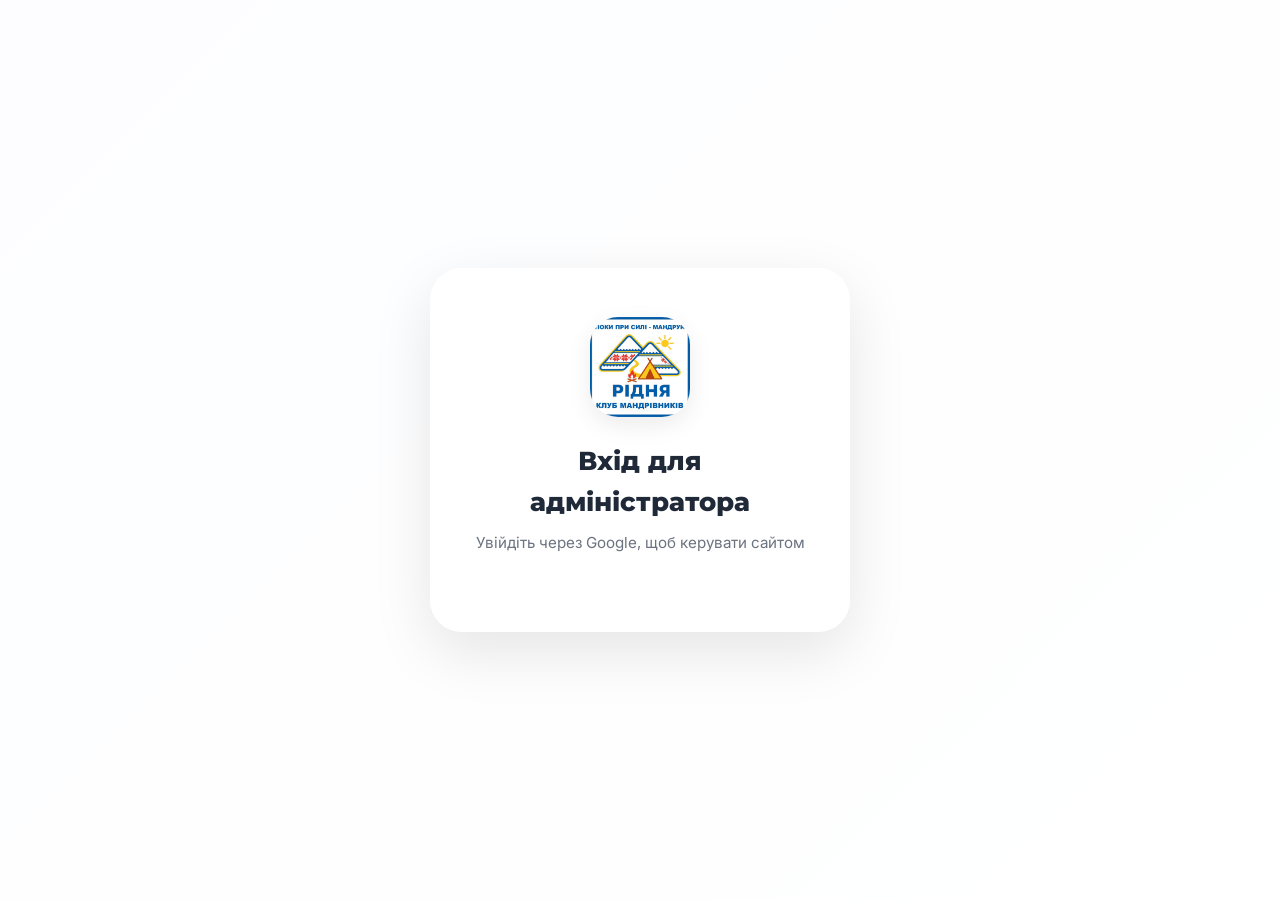
<file: admin/index.html>
<!DOCTYPE html>
<html lang="uk">
<head>
  <meta charset="UTF-8">
  <meta name="viewport" content="width=device-width, initial-scale=1.0">
  <title>Вхід для адміністратора · РІДНЯ</title>
  <link rel="preconnect" href="https://fonts.googleapis.com">
  <link rel="preconnect" href="https://fonts.gstatic.com" crossorigin>
  <link href="https://fonts.googleapis.com/css2?family=Inter:opsz,wght@14..32,400;500;600;700&family=Montserrat:wght@600;700;800;900&display=swap" rel="stylesheet">
  <link rel="stylesheet" href="https://cdnjs.cloudflare.com/ajax/libs/font-awesome/6.5.1/css/all.min.css">
  <link rel="stylesheet" href="../css/main.css">
  <style>
    body {
      display: flex;
      justify-content: center;
      align-items: center;
      min-height: 100vh;
      background: linear-gradient(135deg, #f0f4ff 0%, #ffffff 100%);
      padding: 20px;
      margin: 0;
      font-family: 'Inter', sans-serif;
    }
    .admin-login-card {
      background: rgba(255,255,255,0.95);
      backdrop-filter: blur(16px);
      border-radius: 32px;
      padding: 48px 40px;
      text-align: center;
      box-shadow: 0 20px 60px rgba(0,0,0,0.1);
      border: 1px solid rgba(255,255,255,0.8);
      max-width: 420px;
      width: 100%;
      transition: 0.3s;
    }
    .admin-login-card:hover {
      box-shadow: 0 30px 80px rgba(0,0,0,0.12);
    }
    .admin-logo {
      width: 100px;
      height: 100px;
      margin: 0 auto 24px;
      border-radius: 28px;
      overflow: hidden;
      background: white;
      box-shadow: 0 8px 24px rgba(0,0,0,0.08);
    }
    .admin-logo img {
      width: 100%;
      height: 100%;
      object-fit: contain;
    }
    .admin-login-card h1 {
      font-family: 'Montserrat', sans-serif;
      font-weight: 800;
      font-size: 1.6rem;
      color: #1f2937;
      margin-bottom: 8px;
    }
    .admin-login-card p {
      color: #6b7280;
      font-size: 0.95rem;
      margin-bottom: 28px;
    }
    .google-login-btn {
      display: flex;
      justify-content: center;
    }
  </style>
</head>
<body>
  <div class="admin-login-card">
    <div class="admin-logo"><img src="../images/logo.jpg" alt="РІДНЯ"></div>
    <h1>Вхід для адміністратора</h1>
    <p>Увійдіть через Google, щоб керувати сайтом</p>
    <div class="google-login-btn"></div>
  </div>
  <script src="../js/utils.js"></script>
  <script src="../js/admin-auth.js"></script>
  <script src="https://accounts.google.com/gsi/client" async defer></script>
  <script>
    if (window.isAdmin) window.location.href = 'dashboard.html';
  </script>
</body>
</html>
</file>
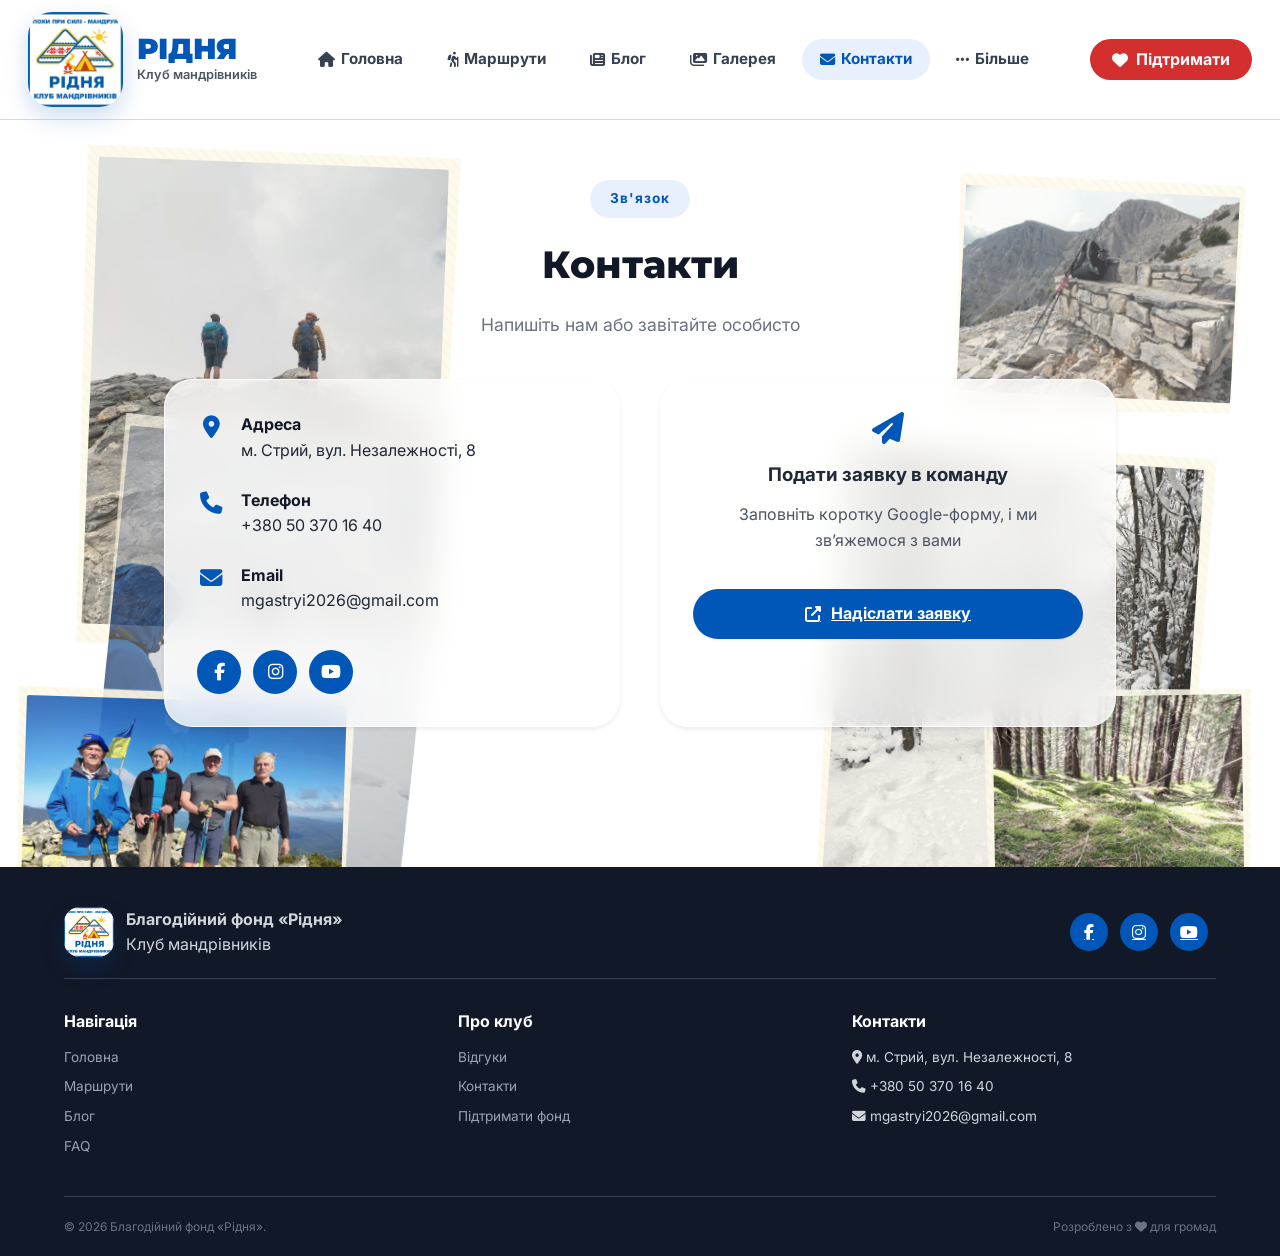
<file: contacts.html>
<!DOCTYPE html>
<html lang="uk">
<head>
  <meta charset="UTF-8">
  <meta name="viewport" content="width=device-width, initial-scale=1.0, maximum-scale=5.0, user-scalable=yes, viewport-fit=cover">
  <title>Контакти · РІДНЯ</title>
  <link rel="preconnect" href="https://fonts.googleapis.com">
  <link rel="preconnect" href="https://fonts.gstatic.com" crossorigin>
  <link href="https://fonts.googleapis.com/css2?family=Inter:opsz,wght@14..32,400;14..32,500;14..32,600;14..32,700&family=Manrope:wght@600;700;800&family=Montserrat:wght@600;700;800;900&display=swap" rel="stylesheet">
  <link rel="stylesheet" href="https://cdnjs.cloudflare.com/ajax/libs/font-awesome/6.5.1/css/all.min.css">
  <link rel="stylesheet" href="css/main.css">
  <link rel="stylesheet" href="css/components.css">
  <link rel="stylesheet" href="css/contacts.css">
  <link rel="icon" href="favicon.ico" type="image/x-icon">
</head>
<body class="page-contacts">
  <header class="main-header">
    <div class="header-container">
      <a href="index.html" class="header-logo">
        <div class="header-logo-icon"><img src="images/logo.jpg" alt="БФ Рідня"></div>
        <div class="header-logo-text">
          <span class="header-logo-title">РІДНЯ</span>
          <span class="header-logo-sub">Клуб мандрівників</span>
        </div>
      </a>
      <button class="mobile-menu-toggle" id="mobileMenuToggle" aria-label="Меню"><i class="fas fa-bars"></i></button>
      <nav class="header-nav" id="mainNav">
        <ul>
          <li><a href="index.html"><i class="fas fa-home"></i> Головна</a></li>
          <li><a href="trips.html"><i class="fas fa-hiking"></i> Маршрути</a></li>
          <li><a href="blog.html"><i class="fas fa-newspaper"></i> Блог</a></li>
          <li><a href="gallery.html"><i class="fas fa-images"></i> Галерея</a></li>
          <li><a href="contacts.html" class="active"><i class="fas fa-envelope"></i> Контакти</a></li>
          <li class="has-dropdown">
            <a href="javascript:void(0)"><i class="fas fa-ellipsis-h"></i> Більше</a>
            <ul class="dropdown-menu">
              <li><a href="gear.html"><i class="fas fa-campground"></i> Спорядження</a></li>
              <li><a href="faq.html"><i class="fas fa-question-circle"></i> FAQ</a></li>
              <li><a href="reviews.html"><i class="fas fa-star"></i> Відгуки</a></li>
            </ul>
          </li>
        </ul>
      </nav>
<div class="header-actions">
  <a href="https://secure.wayforpay.com/payment/s6bdf0263be8c" class="btn-support" target="_blank" rel="noopener noreferrer">
    <i class="fas fa-heart"></i> Підтримати
  </a>
  <a href="/admin/dashboard.html" id="adminPanelLink" class="btn-support" style="display: none; background: var(--blue);">
    <i class="fas fa-cog"></i> Адмін-панель
  </a>
</div>
      </div>
    </div>
  </header>

<main>
  <section class="section active">
    <div class="section-header">
      <span class="section-label">Зв'язок</span>
      <h2 class="section-title">Контакти</h2>
      <p class="section-subtitle">Напишіть нам або завітайте особисто</p>
    </div>
    <div class="contacts-layout">
      <!-- Ліва частина – контактна інформація (без змін) -->
      <div class="contact-info glass-card">
        <div class="contact-item"><i class="fas fa-map-marker-alt"></i><div><strong>Адреса</strong><br>м. Стрий, вул. Незалежності, 8</div></div>
        <div class="contact-item"><i class="fas fa-phone"></i><div><strong>Телефон</strong><br>+380 50 370 16 40</div></div>
        <div class="contact-item"><i class="fas fa-envelope"></i><div><strong>Email</strong><br>mgastryi2026@gmail.com</div></div>
        <div class="contact-social">
          <a href="https://www.facebook.com/bfridnya"><i class="fab fa-facebook-f"></i></a>
          <a href="https://www.instagram.com/fond_ridnya"><i class="fab fa-instagram"></i></a>
          <a href="https://www.youtube.com/channel/UCr67AbASZGqx4RefbKaIRSQ"><i class="fab fa-youtube"></i></a>
        </div>
      </div>

      <!-- Права частина – кнопка для Google Форми -->
      <div class="contact-form glass-card" style="text-align: center;">
        <i class="fas fa-paper-plane" style="font-size: 2rem; color: var(--blue); margin-bottom: 16px; display: inline-block;"></i>
        <h3 style="margin-bottom: 12px;">Подати заявку в команду</h3>
        <p style="margin-bottom: 24px; color: var(--gray-600);">Заповніть коротку Google-форму, і ми зв’яжемося з вами</p>
        <a href="https://forms.gle/tEZ8ZNhFPKjgME5R6" target="_blank" rel="noopener noreferrer" class="btn-submit" style="display: inline-flex; gap: 10px;">
          <i class="fas fa-external-link-alt"></i> Надіслати заявку
        </a>
      </div>
    </div>
  </section>
</main>

  <footer class="main-footer">
    <div class="footer-container">
      <div class="footer-top">
        <div class="footer-logo">
          <div class="header-logo-icon footer-logo-icon"><img src="images/logo.jpg" alt="БФ Рідня"></div>
          <div><strong>Благодійний фонд «Рідня»</strong><p>Клуб мандрівників</p></div>
        </div>
        <div class="footer-social">
          <a href="https://www.facebook.com/bfridnya"><i class="fab fa-facebook-f"></i></a>
          <a href="https://www.instagram.com/fond_ridnya"><i class="fab fa-instagram"></i></a>
          <a href="https://www.youtube.com/channel/UCr67AbASZGqx4RefbKaIRSQ"><i class="fab fa-youtube"></i></a>
        </div>
      </div>
      <div class="footer-middle">
        <div class="footer-nav"><h4>Навігація</h4><ul><li><a href="index.html">Головна</a></li><li><a href="trips.html">Маршрути</a></li><li><a href="blog.html">Блог</a></li><li><a href="faq.html">FAQ</a></li></ul></div>
        <div class="footer-nav"><h4>Про клуб</h4><ul><li><a href="reviews.html">Відгуки</a></li><li><a href="contacts.html">Контакти</a></li><li><a href="https://secure.wayforpay.com/payment/s6bdf0263be8c">Підтримати фонд</a></li></ul></div>
        <div class="footer-nav"><h4>Контакти</h4><ul><li><i class="fas fa-map-marker-alt"></i> м. Стрий, вул. Незалежності, 8</li><li><i class="fas fa-phone"></i> +380 50 370 16 40</li><li><i class="fas fa-envelope"></i> mgastryi2026@gmail.com</li></ul></div>
      </div>
      <div class="footer-bottom"><p>&copy; 2026 Благодійний фонд «Рідня».</p><p>Розроблено з <i class="fas fa-heart"></i> для громад</p></div>
    </div>
  </footer>

  <script src="js/utils.js"></script>
  <script src="js/main.js"></script>
  <script src="js/bg-collage.js"></script>
  <script src="js/admin-auth.js"></script>
  <script src="js/contacts.js"></script>
  <script src="https://accounts.google.com/gsi/client" async defer></script>
</body>
</html>
</file>
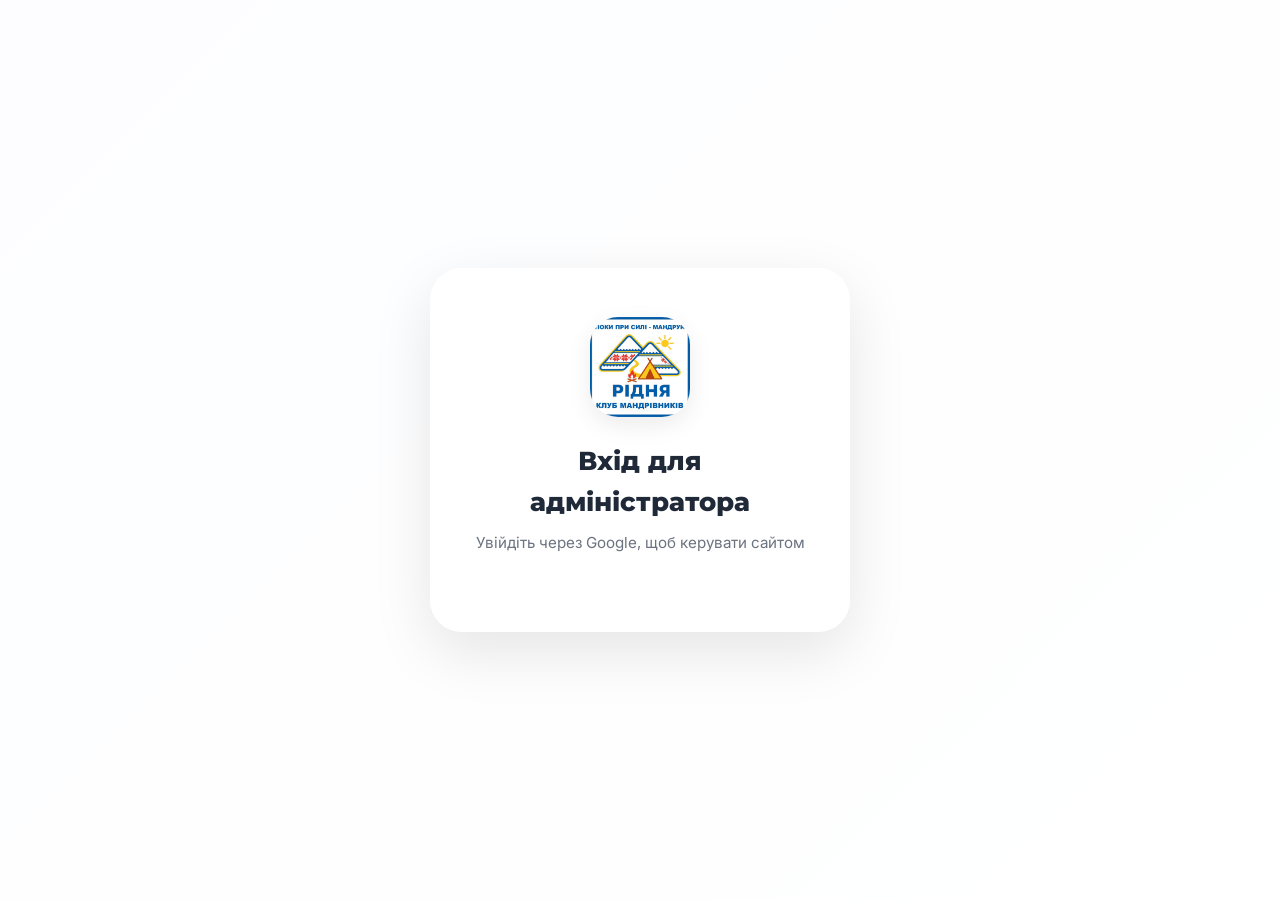
<file: admin/dashboard.html>
<!DOCTYPE html>
<html lang="uk">
<head>
  <meta charset="UTF-8">
  <meta name="viewport" content="width=device-width, initial-scale=1.0">
  <title>Адмін-панель · РІДНЯ</title>
  <link rel="preconnect" href="https://fonts.googleapis.com">
  <link rel="preconnect" href="https://fonts.gstatic.com" crossorigin>
  <link href="https://fonts.googleapis.com/css2?family=Inter:opsz,wght@14..32,400;500;600;700&display=swap" rel="stylesheet">
  <link rel="stylesheet" href="https://cdnjs.cloudflare.com/ajax/libs/font-awesome/6.5.1/css/all.min.css">
  <link rel="stylesheet" href="../css/main.css">
  <link rel="stylesheet" href="admin.css">
</head>
<body>
  <aside class="admin-sidebar" id="adminSidebar">
    <div class="logo">
      <img src="../images/logo.jpg" alt="РІДНЯ">
      <h1>РІДНЯ</h1>
    </div>
    <nav class="admin-nav">
      <a href="#" class="active" data-tab="trips"><i class="fas fa-hiking"></i> Маршрути</a>
      <a href="#" data-tab="blog"><i class="fas fa-newspaper"></i> Блог</a>
      <a href="#" data-tab="gallery"><i class="fas fa-images"></i> Галерея</a>
      <a href="#" data-tab="team"><i class="fas fa-users"></i> Команда</a>
      <a href="#" data-tab="contacts"><i class="fas fa-address-card"></i> Контакти</a>
      <a href="#" data-tab="gear"><i class="fas fa-campground"></i> Спорядження</a>
      <a href="#" data-tab="faq"><i class="fas fa-question-circle"></i> FAQ</a>
      <a href="#" data-tab="reviews"><i class="fas fa-star"></i> Відгуки</a>
      <a href="#" data-tab="applications"><i class="fas fa-clipboard-list"></i> Заявки</a>
      <div class="logout">
        <a href="#" id="logoutBtn"><i class="fas fa-sign-out-alt"></i> Вийти</a>
      </div>
    </nav>
  </aside>

  <main class="admin-main">
    <div class="admin-header">
      <h1 id="pageTitle"><i class="fas fa-hiking"></i> Маршрути</h1>
      <div class="actions">
        <a href="../index.html" class="btn btn-outline"><i class="fas fa-arrow-left"></i> На сайт</a>
        <button id="addBtn" class="btn btn-primary"><i class="fas fa-plus"></i> Додати</button>
      </div>
    </div>

    <div id="contentContainer"></div>
  </main>

  <div class="modal-overlay" id="modalOverlay">
    <div class="modal">
      <div class="modal-header">
        <h2 id="modalTitle"><i class="fas fa-plus-circle"></i> Додати</h2>
        <button class="modal-close" id="modalClose">&times;</button>
      </div>
      <div class="modal-body" id="modalBody"></div>
      <div class="modal-footer">
        <button class="btn-cancel" id="modalCancel">Скасувати</button>
        <button class="btn btn-primary" id="modalSave">Зберегти</button>
      </div>
    </div>
  </div>

  <script src="../js/utils.js"></script>
  <script src="../js/admin-auth.js"></script>
  <script src="admin.js"></script>
  <script src="https://accounts.google.com/gsi/client" async defer></script>
</body>
</html>
</file>
<file: css/main.css>
:root {
  --blue: #0057b7;
  --blue-dark: #003d82;
  --blue-light: #e8f0fe;
  --yellow: #ffd700;
  --yellow-dark: #e6c200;
  --red: #d32f2f;
  --red-dark: #b71c1c;
  --white: #ffffff;
  --gray-50: #f9fafb;
  --gray-100: #f3f4f6;
  --gray-200: #e5e7eb;
  --gray-300: #d1d5db;
  --gray-400: #9ca3af;
  --gray-500: #6b7280;
  --gray-600: #4b5563;
  --gray-700: #374151;
  --gray-800: #1f2937;
  --gray-900: #111827;
  --shadow-sm: 0 1px 2px rgba(0,0,0,0.05);
  --shadow: 0 2px 4px rgba(0,0,0,0.08);
  --shadow-md: 0 8px 16px rgba(0,0,0,0.1);
  --shadow-lg: 0 16px 32px rgba(0,0,0,0.12);
  --radius-sm: 8px;
  --radius: 12px;
  --radius-lg: 20px;
  --radius-xl: 28px;
  --transition: 0.3s cubic-bezier(0.4, 0, 0.2, 1);
}

* {
  margin: 0;
  padding: 0;
  box-sizing: border-box;
}

html {
  scroll-behavior: smooth;
}

body {
  font-family: 'Inter', sans-serif;
  color: var(--gray-800);
  line-height: 1.6;
  min-height: 100vh;
  background-image: url('https://images.unsplash.com/photo-1519681393784-d120267933ba?ixlib=rb-4.0.3&auto=format&fit=crop&w=1950&q=80');
  background-size: cover;
  background-attachment: fixed;
  background-position: center 30%;
  position: relative;
}

body::before {
  content: '';
  position: fixed;
  top: 0;
  left: 0;
  width: 100%;
  height: 100%;
  background: rgba(255, 255, 255, 0.85);
  z-index: -1;
  pointer-events: none;
}

main {
  position: relative;
  z-index: 1;
  padding-bottom: 60px;
}

/* ========== ХЕДЕР ========== */
.main-header {
  background: rgba(255,255,255,0.95);
  backdrop-filter: blur(12px);
  position: sticky;
  top: 0;
  z-index: 1000;
  border-bottom: 1px solid rgba(0,87,183,0.2);
}

.header-container {
  display: flex;
  align-items: center;
  justify-content: space-between;
  gap: 20px;
  max-width: 1300px;
  margin: 0 auto;
  padding: 12px 28px;
  flex-wrap: wrap;
}

.header-logo {
  display: flex;
  align-items: center;
  gap: 14px;
  text-decoration: none;
}

.header-logo-icon {
  width: 95px;
  height: 95px;
  border-radius: 24px;
  overflow: hidden;
  background: white;
  box-shadow: 0 10px 25px rgba(0,87,183,0.2);
  transition: transform 0.3s;
}

.header-logo-icon:hover {
  transform: scale(1.02);
}

.header-logo-icon img {
  width: 100%;
  height: 100%;
  object-fit: contain;
}

.header-logo-text {
  display: flex;
  flex-direction: column;
}

.header-logo-title {
  font-family: 'Montserrat', sans-serif;
  font-weight: 900;
  font-size: 1.8rem;
  color: var(--blue);
  line-height: 1.1;
}

.header-logo-sub {
  font-size: 0.8rem;
  color: var(--gray-600);
  font-weight: 600;
}

.mobile-menu-toggle {
  display: none;
  background: var(--blue);
  border: none;
  color: white;
  font-size: 1.2rem;
  width: 42px;
  height: 42px;
  border-radius: 12px;
  cursor: pointer;
  align-items: center;
  justify-content: center;
}

.header-nav ul {
  display: flex;
  list-style: none;
  gap: 8px;
  flex-wrap: wrap;
}

.header-nav a {
  text-decoration: none;
  color: var(--gray-700);
  font-weight: 700;
  font-size: 0.95rem;
  padding: 8px 18px;
  border-radius: 30px;
  transition: var(--transition);
  display: inline-flex;
  align-items: center;
  gap: 6px;
}

.header-nav a:hover,
.header-nav a.active {
  background: var(--blue-light);
  color: var(--blue);
}

.header-actions {
  display: flex;
  align-items: center;
  gap: 16px;
}


.btn-support {
  background: var(--red);
  color: white;
  padding: 8px 22px;
  border-radius: 30px;
  text-decoration: none;
  font-weight: 700;
  display: inline-flex;
  align-items: center;
  gap: 8px;
  transition: var(--transition);
}

.btn-support:hover {
  background: var(--red-dark);
  transform: translateY(-2px);
}

/* ========== ВИПАДАЮЧЕ МЕНЮ "БІЛЬШЕ" – ТІЛЬКИ ВНИЗ ========== */
.has-dropdown {
  position: relative;
}

.dropdown-menu {
  display: none;
  position: absolute;
  top: 100%;
  left: 0;
  background: white;
  box-shadow: 0 10px 30px rgba(0,0,0,0.15);
  border-radius: 12px;
  min-width: 220px;
  z-index: 1000;
  padding: 8px 0;
  list-style: none;
}

.has-dropdown:hover .dropdown-menu {
  display: block;
}

.dropdown-menu li {
  list-style: none;
}

.dropdown-menu a {
  display: block;
  padding: 10px 20px;
  color: #2d3748;
  text-decoration: none;
  transition: background 0.2s;
  white-space: nowrap;
}

.dropdown-menu a:hover {
  background: #ebf4ff;
  color: #0057b7;
}

/* ========== ФУТЕР ========== */
.main-footer {
  background: var(--gray-900);
  color: var(--gray-300);
  padding: 40px 0 20px;
  margin-top: auto;
  position: relative;
  z-index: 1;
}

.footer-container {
  max-width: 1200px;
  margin: 0 auto;
  padding: 0 24px;
}

.footer-top {
  display: flex;
  justify-content: space-between;
  align-items: center;
  padding-bottom: 20px;
  border-bottom: 1px solid var(--gray-700);
  flex-wrap: wrap;
  gap: 20px;
}

.footer-logo {
  display: flex;
  align-items: center;
  gap: 12px;
}

.footer-logo-icon {
  width: 50px;
  height: 50px;
  border-radius: 16px;
  overflow: hidden;
  background: white;
}

.footer-social a {
  background: var(--blue);
  color: white;
  width: 38px;
  height: 38px;
  border-radius: 50%;
  display: inline-flex;
  align-items: center;
  justify-content: center;
  margin-right: 8px;
  transition: var(--transition);
}

.footer-social a:hover {
  background: var(--yellow);
  color: black;
}

.footer-middle {
  display: grid;
  grid-template-columns: repeat(auto-fit, minmax(160px, 1fr));
  gap: 30px;
  padding: 30px 0;
  border-bottom: 1px solid var(--gray-700);
}

.footer-nav h4 {
  color: white;
  margin-bottom: 12px;
}

.footer-nav ul {
  list-style: none;
}

.footer-nav li {
  margin-bottom: 8px;
  font-size: 0.85rem;
}

.footer-nav a {
  color: var(--gray-400);
  text-decoration: none;
}

.footer-nav a:hover {
  color: white;
}

.footer-bottom {
  display: flex;
  justify-content: space-between;
  padding-top: 20px;
  font-size: 0.75rem;
  color: var(--gray-500);
  flex-wrap: wrap;
  gap: 10px;
}

/* ========== ЗАГАЛЬНІ КОМПОНЕНТИ ========== */
.section-header {
  text-align: center;
  margin: 50px 0 30px;
}

.section-label {
  display: inline-block;
  background: var(--blue-light);
  color: var(--blue);
  padding: 6px 20px;
  border-radius: 30px;
  font-size: 0.8rem;
  font-weight: 700;
  margin-bottom: 12px;
}

.section-title {
  font-family: 'Montserrat', sans-serif;
  font-weight: 800;
  font-size: clamp(1.8rem, 4vw, 2.5rem);
  color: var(--gray-900);
  margin-bottom: 12px;
}

.section-subtitle {
  color: var(--gray-600);
  font-size: 1rem;
  max-width: 600px;
  margin: 0 auto;
}

/* Кнопки */
.add-trip-btn {
  background: var(--yellow);
  color: var(--gray-900);
  padding: 10px 24px;
  border: none;
  border-radius: 30px;
  font-weight: 700;
  cursor: pointer;
  display: inline-flex;
  align-items: center;
  gap: 8px;
  transition: var(--transition);
}

.add-trip-btn:hover {
  background: #ffe44d;
  transform: translateY(-2px);
}

/* ===== АДМІН-ПАНЕЛЬ (стильні кнопки) ===== */
.admin-only {
  display: none;
}

.admin-controls {
  display: flex;
  align-items: center;
  gap: 12px;
  margin-left: 0;
}

.admin-controls a,
.admin-controls button {
  white-space: nowrap;
}
.admin-controls button {
  font-size: 0.85rem;
  padding: 8px 18px;
  border-radius: 40px;
  background: rgba(255, 255, 255, 0.9);
  border: 1px solid var(--blue);
  color: var(--blue);
  cursor: pointer;
  transition: all 0.2s ease;
  text-decoration: none;
  font-weight: 600;
  display: inline-flex;
  align-items: center;
  gap: 8px;
  backdrop-filter: blur(4px);
  white-space: nowrap;
}

/* Стилі для адмін-кнопок у хедері (Заявки, Відгуки, Вийти) */
.admin-controls a,
.admin-controls button {
  font-size: 0.85rem;
  padding: 8px 18px;
  border-radius: 40px;
  background: rgba(255, 255, 255, 0.9);
  border: 1px solid var(--blue);
  color: var(--blue);
  cursor: pointer;
  transition: all 0.2s ease;
  text-decoration: none;
  font-weight: 600;
  display: inline-flex;
  align-items: center;
  gap: 8px;
  backdrop-filter: blur(4px);
  white-space: nowrap;
}

.admin-controls a:hover,
.admin-controls button:hover {
  background: var(--blue);
  color: white;
  transform: translateY(-2px);
  box-shadow: 0 4px 12px rgba(0, 87, 183, 0.25);
}

#adminLogoutBtn {
  border-color: var(--red);
  color: var(--red);
}

#adminLogoutBtn:hover {
  background: var(--red);
  color: white;
  border-color: var(--red);
}

/* Виправлення для випадаючого меню "Більше" */
.has-dropdown {
  position: relative;
  display: inline-block;
}

.dropdown-menu {
  position: absolute;
  top: 100%;
  left: 0;
  background: white;
  border-radius: 20px;
  box-shadow: var(--shadow-md);
  min-width: 170px;
  padding: 8px 0;
  opacity: 0;
  visibility: hidden;
  transition: 0.2s;
  list-style: none;
  z-index: 1001;
}

.has-dropdown:hover .dropdown-menu {
  opacity: 1;
  visibility: visible;
}

/* Гарантія, що хедер на великих екранах не ламається */
@media (min-width: 1024px) {
  .header-container {
    flex-wrap: nowrap;
  }
  .header-nav {
    flex: 1;
    display: flex;
    justify-content: center;
  }
  .header-nav ul {
    justify-content: center;
    flex-wrap: nowrap;
  }
  .header-actions {
    margin-left: auto;
    flex-shrink: 0;
    display: flex;
    align-items: center;
    gap: 16px;
  }
}

/* Стильне спливаюче повідомлення */
.custom-notification {
  position: fixed;
  top: 50%;
  left: 50%;
  transform: translate(-50%, -50%) scale(0.8);
  background: rgba(0, 0, 0, 0.85);
  backdrop-filter: blur(12px);
  border-radius: 24px;
  padding: 24px 40px;
  text-align: center;
  z-index: 10000;
  opacity: 0;
  transition: all 0.3s ease;
  box-shadow: 0 20px 40px rgba(0,0,0,0.3);
  border: 1px solid rgba(255,255,255,0.2);
  min-width: 280px;
  max-width: 90vw;
  width: auto;
}

.custom-notification.show {
  opacity: 1;
  transform: translate(-50%, -50%) scale(1);
}

.notification-content i {
  font-size: 48px;
  color: #4caf50;
  margin-bottom: 16px;
  display: block;
}

.notification-content p {
  color: white;
  font-size: 1rem;
  margin: 0;
  white-space: normal;
  word-wrap: break-word;
  line-height: 1.4;
  max-width: 400px;
}

@media (max-width: 600px) {
  .custom-notification {
    padding: 20px 24px;
    min-width: 260px;
  }
  .notification-content p {
    font-size: 0.85rem;
  }
  .notification-content i {
    font-size: 36px;
  }
}

@media (max-width: 600px) {
  .custom-notification {
    padding: 20px 30px;
  }
  .notification-content p {
    font-size: 0.9rem;
    white-space: normal;
    min-width: 250px;
  }
}

/* Адаптивність */
@media (max-width: 768px) {
  .mobile-menu-toggle {
    display: flex;
  }
  .header-nav {
    display: none;
    position: absolute;
    top: 100%;
    left: 0;
    right: 0;
    background: white;
    padding: 16px;
    border-radius: 0 0 20px 20px;
    box-shadow: var(--shadow-md);
  }
  .header-nav.active {
    display: block;
  }
  .header-nav ul {
    flex-direction: column;
    gap: 12px;
  }
  .dropdown-menu {
    position: static;
    opacity: 1;
    visibility: visible;
    box-shadow: none;
    padding-left: 20px;
  }
  .header-logo-icon {
    width: 70px;
    height: 70px;
  }
  .header-logo-title {
    font-size: 1.3rem;
  }
}

/* ========== ДЕКОРАТИВНИЙ КОЛАЖ ========== */
#bgCollage {
  position: fixed;
  top: 0;
  left: 0;
  width: 100%;
  height: 100%;
  z-index: 0;
  pointer-events: none;
  overflow: visible;
}

.collage-img {
  position: absolute;
  border-radius: 20px;
  overflow: hidden;
  background: rgba(255, 255, 255, 0.2);
  border: 2px solid rgba(255, 255, 255, 0.6);
  box-shadow: 0 10px 25px rgba(0, 0, 0, 0.15);
  animation: collageFloat 6s ease-in-out infinite;
  opacity: 0.75;
  transition: opacity 0.3s ease, transform 0.3s ease;
  z-index: 0;
}

.collage-img:hover {
  opacity: 0.95;
  transform: scale(1.02);
}

.collage-img img {
  width: 100%;
  height: 100%;
  object-fit: cover;
  filter: brightness(0.98) contrast(1.02);
  display: block;
}

@keyframes collageFloat {
  0%, 100% {
    transform: translateY(0);
  }
  50% {
    transform: translateY(-8px);
  }
}

@media (max-width: 1024px) {
  .collage-img {
    opacity: 0.65;
    width: 10vw !important;
  }
}

@media (max-width: 768px) {
  .collage-img {
    opacity: 0.5;
    width: 14vw !important;
  }
}
/* Для великих екранів - хедер в один рядок */
@media (min-width: 1024px) {
  .header-container {
    flex-wrap: nowrap;
  }
  .header-nav {
    flex: 1;
    display: flex;
    justify-content: center;
  }
  .header-nav ul {
    justify-content: center;
  }
  .header-actions {
    margin-left: auto;
    flex-shrink: 0;
    display: flex;
    align-items: center;
    gap: 16px;
  }
}

/* Гарантуємо, що admin-controls не ламають рядок */
.admin-controls {
  display: flex;
  align-items: center;
  gap: 12px;
  margin-left: 0;
}

/* ========== СТИЛІ ДЛЯ СТАРИХ ФОТО (POLAROID) ========== */
#bgCollage {
  position: fixed;
  top: 0;
  left: 0;
  width: 100%;
  height: 100%;
  z-index: 0;
  pointer-events: none;
  overflow: visible;
}

.collage-polaroid {
  position: absolute;
  background: #fef9e8;  /* старий папір/білий колір */
  padding: 12px 12px 20px 12px;
  border-radius: 8px 12px 12px 8px;
  box-shadow: 0 15px 30px rgba(0, 0, 0, 0.25), 0 0 0 1px rgba(255, 255, 255, 0.5) inset;
  transition: all 0.3s ease;
  animation: floatOldPhoto 8s ease-in-out infinite;
  backdrop-filter: blur(0.5px);
}

.collage-polaroid img {
  display: block;
  width: 100%;
  height: auto;
  object-fit: cover;
  filter: sepia(0.2) contrast(1.05) brightness(0.98);
  border-radius: 2px;
}

/* Додатковий ефект "обгризаних" країв через clip-path (різні форми) */
.collage-polaroid:nth-child(odd) {
  clip-path: polygon(0% 0%, 100% 0%, 98% 98%, 2% 100%);
}
.collage-polaroid:nth-child(even) {
  clip-path: polygon(2% 0%, 98% 0%, 96% 96%, 4% 100%);
}
.collage-polaroid:nth-child(3n) {
  clip-path: polygon(1% 1%, 99% 2%, 97% 97%, 3% 99%);
}

/* Легка тінь текстури паперу */
.collage-polaroid::before {
  content: '';
  position: absolute;
  top: 0;
  left: 0;
  width: 100%;
  height: 100%;
  background: repeating-linear-gradient(45deg, rgba(0,0,0,0.02) 0px, rgba(0,0,0,0.02) 2px, transparent 2px, transparent 8px);
  pointer-events: none;
  border-radius: inherit;
}

/* Анімація плавання */
@keyframes floatOldPhoto {
  0%, 100% {
    transform: translateY(0px) rotate(0deg);
  }
  50% {
    transform: translateY(-12px) rotate(1deg);
  }
}

/* Адаптивність: на малих екранах зменшуємо розміри та ховаємо деякі фото */
@media (max-width: 1024px) {
  .collage-polaroid {
    width: 200px !important;
    padding: 8px 8px 14px 8px;
  }
  .collage-polaroid:nth-child(3),
  .collage-polaroid:nth-child(6) {
    display: none;
  }
}

@media (max-width: 768px) {
  .collage-polaroid {
    width: 150px !important;
    opacity: 0.5 !important;
  }
  .collage-polaroid:nth-child(2),
  .collage-polaroid:nth-child(5) {
    display: none;
  }
}
/* Гарантія видимості адмін-кнопок */
.admin-only.add-trip-btn {
  display: none;
}
/* Коли адмін залогінений, клас admin-only отримує display: inline-flex через JS */
/* Дублюємо для надійності */
body:has(.admin-controls a[href="admin/applications.html"]:not([style*="display: none"])) .admin-only.add-trip-btn {
  display: inline-flex !important;
}
</file>
<file: css/components.css>
/* Загальні блоки */
.glass-card {
  background: rgba(255,255,255,0.8);
  backdrop-filter: blur(16px);
  border-radius: var(--radius-xl);
  padding: 32px;
  border: 1px solid rgba(255,255,255,0.9);
  box-shadow: var(--shadow);
  transition: transform 0.3s, box-shadow 0.3s;
}
.glass-card:hover {
  transform: translateY(-2px);
  box-shadow: var(--shadow-md);
}

.section-header {
  text-align: center;
  margin: 60px 0 40px;
  animation: fadeInUp 0.8s ease;
}
.section-label {
  display: inline-block;
  background: var(--blue-light);
  color: var(--blue);
  padding: 8px 20px;
  border-radius: 20px;
  font-size: 0.85rem;
  font-weight: 700;
  letter-spacing: 1px;
  margin-bottom: 16px;
}
.section-title {
  font-family: 'Montserrat', sans-serif;
  font-weight: 800;
  font-size: clamp(1.8rem, 3vw, 2.5rem);
  color: var(--gray-900);
  margin-bottom: 16px;
}
.section-subtitle {
  color: var(--gray-500);
  font-size: 1.1rem;
  max-width: 600px;
  margin: 0 auto;
}

/* Панель пошуку/сортування */
.search-sort-bar {
  display: flex;
  justify-content: space-between;
  align-items: center;
  gap: 16px;
  margin: 20px 24px 10px;
  flex-wrap: wrap;
}
.search-box {
  display: flex;
  align-items: center;
  background: white;
  border-radius: 30px;
  border: 2px solid var(--gray-200);
  overflow: hidden;
  flex: 1;
  min-width: 250px;
  transition: 0.3s;
}
.search-box:focus-within {
  border-color: var(--blue);
  box-shadow: 0 0 0 3px rgba(0,87,183,0.06);
}
.search-box input {
  border: none;
  padding: 14px 0 14px 16px;
  width: 100%;
  font-size: 0.95rem;
  outline: none;
}
.search-box i {
  padding: 0 16px;
  color: var(--gray-400);
}
.clear-btn {
  background: none;
  border: none;
  padding: 0 16px;
  cursor: pointer;
  color: var(--gray-400);
  font-size: 1rem;
}
.sort-options {
  display: flex;
  align-items: center;
  gap: 8px;
}
.sort-options select {
  padding: 12px 16px;
  border-radius: 30px;
  border: 2px solid var(--gray-200);
  background: white;
  font-weight: 500;
}

/* Легенда та фільтри */
.legend-bar {
  display: flex;
  justify-content: space-between;
  align-items: center;
  flex-wrap: wrap;
  gap: 16px;
  background: rgba(255,255,255,0.85);
  backdrop-filter: blur(12px);
  border-radius: 20px;
  padding: 20px 24px;
  margin: 20px 24px 30px;
  box-shadow: 0 4px 20px rgba(0,0,0,0.04);
}
.filter-group {
  display: flex;
  flex-wrap: wrap;
  gap: 8px;
}
.filter-btn {
  padding: 10px 22px;
  border: 2px solid transparent;
  border-radius: 30px;
  background: white;
  font-weight: 600;
  cursor: pointer;
  transition: all 0.3s;
  display: inline-flex;
  align-items: center;
  gap: 8px;
  color: var(--gray-600);
  font-size: 0.9rem;
}
.filter-btn:hover {
  background: var(--blue-light);
  color: var(--blue);
}
.filter-btn.active {
  background: var(--blue);
  color: white;
  border-color: var(--blue);
  box-shadow: 0 4px 14px rgba(0,87,183,0.3);
}
.stats-tag {
  background: white;
  padding: 10px 20px;
  border-radius: 30px;
  font-weight: 600;
  color: var(--gray-600);
  display: flex;
  align-items: center;
  gap: 8px;
  border: 1px solid var(--gray-200);
}
.add-trip-btn {
  background: var(--yellow);
  color: var(--gray-900);
  padding: 12px 28px;
  border: none;
  border-radius: 30px;
  font-weight: 700;
  font-size: 0.9rem;
  cursor: pointer;
  display: inline-flex;
  align-items: center;
  gap: 8px;
  transition: 0.3s;
  box-shadow: 0 4px 16px rgba(255,215,0,0.25);
}
.add-trip-btn:hover {
  background: #ffe44d;
  transform: translateY(-2px);
  box-shadow: 0 8px 24px rgba(255,215,0,0.35);
}

/* Картки маршрутів */
.cards-container {
  display: grid;
  grid-template-columns: repeat(auto-fill, minmax(360px, 1fr));
  gap: 28px;
  padding: 0 24px 40px;
}

/* Модальні вікна */
.modal-overlay {
  position: fixed;
  top: 0;
  left: 0;
  right: 0;
  bottom: 0;
  background: rgba(0,0,0,0.45);
  backdrop-filter: blur(6px);
  z-index: 2000;
  display: none;
  align-items: center;
  justify-content: center;
  transition: 0.3s;
}
.modal-overlay.active {
  display: flex;
}
.modal {
  background: var(--white);
  border-radius: var(--radius-xl);
  max-width: 560px;
  width: 90%;
  max-height: 85vh;
  overflow-y: auto;
  box-shadow: var(--shadow-lg);
  padding: 0;
}
.modal-header {
  display: flex;
  justify-content: space-between;
  align-items: center;
  padding: 20px 24px;
  border-bottom: 1px solid var(--gray-200);
}
.modal-header h2 {
  font-family: 'Montserrat', sans-serif;
  font-weight: 700;
  font-size: 1.3rem;
  display: flex;
  align-items: center;
  gap: 10px;
}
.modal-close {
  background: none;
  border: none;
  font-size: 1.6rem;
  cursor: pointer;
  color: var(--gray-500);
  transition: 0.2s;
  width: 36px;
  height: 36px;
  border-radius: 50%;
  display: flex;
  align-items: center;
  justify-content: center;
}
.modal-close:hover {
  background: var(--gray-100);
  color: var(--gray-800);
}
.modal form {
  padding: 24px;
}
.form-group {
  margin-bottom: 18px;
}
.form-group label {
  display: block;
  font-weight: 600;
  font-size: 0.85rem;
  margin-bottom: 6px;
  color: var(--gray-700);
}
.form-group input,
.form-group textarea,
.form-group select {
  width: 100%;
  padding: 12px 14px;
  border: 2px solid var(--gray-200);
  border-radius: var(--radius);
  font-family: 'Inter', sans-serif;
  font-size: 0.9rem;
  transition: 0.2s;
  background: var(--gray-50);
}
.form-group input:focus,
.form-group textarea:focus,
.form-group select:focus {
  border-color: var(--blue);
  outline: none;
  background: white;
  box-shadow: 0 0 0 3px rgba(0,87,183,0.06);
}
.form-row {
  display: grid;
  grid-template-columns: 1fr 1fr;
  gap: 18px;
}
.checkbox-group {
  display: flex;
  gap: 24px;
  flex-wrap: wrap;
}
.checkbox-group label {
  display: flex;
  align-items: center;
  gap: 8px;
  font-weight: 500;
  cursor: pointer;
}
.modal-footer {
  display: flex;
  justify-content: flex-end;
  gap: 12px;
  margin-top: 12px;
  padding-top: 20px;
  border-top: 1px solid var(--gray-100);
}
.btn-cancel {
  background: var(--gray-100);
  border: none;
  padding: 12px 24px;
  border-radius: 30px;
  font-weight: 600;
  cursor: pointer;
  transition: 0.2s;
  color: var(--gray-600);
}
.btn-cancel:hover {
  background: var(--gray-200);
}
.btn-submit {
  background: var(--blue);
  color: white;
  border: none;
  padding: 12px 28px;
  border-radius: 30px;
  font-weight: 700;
  cursor: pointer;
  transition: all var(--transition);
  display: inline-flex;
  align-items: center;
  gap: 8px;
  box-shadow: var(--shadow-sm);
}
.btn-submit:hover {
  background: var(--blue-dark);
  box-shadow: var(--shadow-md);
}

/* Кнопки hero */
.btn-hero-primary {
  background: var(--yellow);
  color: var(--gray-900);
  padding: 14px 32px;
  border-radius: 35px;
  font-weight: 700;
  text-decoration: none;
  display: inline-flex;
  align-items: center;
  gap: 10px;
  transition: all var(--transition);
  box-shadow: 0 8px 30px rgba(255,215,0,0.3);
}
.btn-hero-primary:hover {
  background: #fff;
  transform: translateY(-3px);
  box-shadow: 0 12px 36px rgba(255,215,0,0.4);
}
.btn-hero-secondary {
  background: rgba(255,255,255,0.12);
  backdrop-filter: blur(8px);
  color: var(--white);
  border: 2px solid rgba(255,255,255,0.5);
  padding: 14px 32px;
  border-radius: 35px;
  font-weight: 700;
  text-decoration: none;
  display: inline-flex;
  align-items: center;
  gap: 10px;
  transition: all var(--transition);
}
.btn-hero-secondary:hover {
  background: rgba(255,255,255,0.25);
  border-color: rgba(255,255,255,0.8);
  transform: translateY(-3px);
}

/* Відгуки */
.reviews-grid {
  display: grid;
  grid-template-columns: repeat(auto-fit, minmax(300px, 1fr));
  gap: 28px;
  max-width: 1000px;
  margin: 0 auto;
  padding: 0 24px 60px;
}
.review-card {
  display: flex;
  gap: 16px;
  align-items: flex-start;
}
.review-avatar {
  width: 52px;
  height: 52px;
  background: var(--blue-light);
  color: var(--blue);
  border-radius: 50%;
  display: flex;
  align-items: center;
  justify-content: center;
  font-size: 1.3rem;
  flex-shrink: 0;
}
.review-stars {
  color: var(--yellow);
  letter-spacing: 2px;
  margin-bottom: 10px;
  font-size: 1rem;
}
.review-text {
  color: var(--gray-700);
  font-style: italic;
  margin-bottom: 10px;
  line-height: 1.6;
}
.review-author {
  font-weight: 600;
  color: var(--gray-500);
  font-size: 0.9rem;
}

/* Загальний main відступ */
main {
  padding-bottom: 80px;
}
</file>
<file: css/contacts.css>
.contacts-layout {
  display: grid;
  grid-template-columns: 1fr 1fr;
  gap: 40px;
  max-width: 1000px;
  margin: 0 auto;
  padding: 0 24px 60px;
}
.contact-info {
  display: flex;
  flex-direction: column;
  gap: 24px;
}
.contact-item {
  display: flex;
  align-items: flex-start;
  gap: 16px;
}
.contact-item i {
  font-size: 1.4rem;
  color: var(--blue);
  width: 28px;
  text-align: center;
  margin-top: 4px;
}
.contact-item strong { color: var(--gray-900); font-size: 1rem; }
.contact-social {
  display: flex;
  gap: 12px;
  margin-top: 12px;
}
.contact-social a {
  background: var(--blue);
  color: white;
  width: 44px;
  height: 44px;
  border-radius: 50%;
  display: flex;
  align-items: center;
  justify-content: center;
  text-decoration: none;
  transition: all var(--transition);
  font-size: 1.1rem;
}
.contact-social a:hover {
  background: var(--blue-dark);
  transform: translateY(-3px);
  box-shadow: 0 6px 14px rgba(0,87,183,0.3);
}

.contact-form .btn-submit {
  width: 100%;
  margin-top: 12px;
  justify-content: center;
}

@media (max-width: 768px) {
  .contacts-layout { grid-template-columns: 1fr; }
}
</file>
<file: admin/admin.css>
/* admin/admin.css */
:root {
  --admin-primary: #0057b7;
  --admin-primary-dark: #003d82;
  --admin-primary-light: #e8f0fe;
  --admin-success: #2e7d32;
  --admin-danger: #d32f2f;
  --admin-warning: #f57f17;
  --admin-bg: #f4f7fb;
  --admin-card-shadow: 0 8px 32px rgba(0,0,0,0.08);
  --admin-radius: 24px;
  --admin-radius-sm: 12px;
  --admin-sidebar-width: 260px;
}

* {
  margin: 0;
  padding: 0;
  box-sizing: border-box;
}

body {
  font-family: 'Inter', sans-serif;
  background: var(--admin-bg);
  color: #1f2937;
  display: flex;
  min-height: 100vh;
}

.admin-sidebar {
  width: var(--admin-sidebar-width);
  background: white;
  border-right: 1px solid #e2e8f0;
  height: 100vh;
  position: sticky;
  top: 0;
  overflow-y: auto;
  padding: 24px 0;
  box-shadow: 2px 0 12px rgba(0,0,0,0.04);
  display: flex;
  flex-direction: column;
  flex-shrink: 0;
}

.admin-sidebar .logo {
  display: flex;
  align-items: center;
  gap: 12px;
  padding: 0 24px 24px;
  border-bottom: 1px solid #eef2f6;
  margin-bottom: 20px;
}

.admin-sidebar .logo img {
  width: 48px;
  height: 48px;
  border-radius: 14px;
  object-fit: contain;
  background: white;
  box-shadow: 0 2px 8px rgba(0,0,0,0.06);
}

.admin-sidebar .logo h1 {
  font-size: 1.2rem;
  font-weight: 700;
  color: var(--admin-primary);
}

.admin-nav {
  display: flex;
  flex-direction: column;
  gap: 4px;
  padding: 0 16px;
  flex: 1;
}

.admin-nav a {
  display: flex;
  align-items: center;
  gap: 12px;
  padding: 10px 16px;
  border-radius: 12px;
  color: #4b5563;
  text-decoration: none;
  font-weight: 500;
  font-size: 0.9rem;
  transition: all 0.2s;
  cursor: pointer;
}

.admin-nav a:hover {
  background: var(--admin-primary-light);
  color: var(--admin-primary);
}

.admin-nav a.active {
  background: var(--admin-primary);
  color: white;
  box-shadow: 0 4px 12px rgba(0,87,183,0.2);
}

.admin-nav a i {
  width: 22px;
  text-align: center;
  font-size: 1.1rem;
}

.admin-nav .logout {
  margin-top: auto;
  border-top: 1px solid #eef2f6;
  padding-top: 16px;
}

.admin-nav .logout a {
  color: var(--admin-danger);
}
.admin-nav .logout a:hover {
  background: #ffebee;
}

.admin-main {
  flex: 1;
  padding: 30px 40px 60px;
  overflow-y: auto;
}

.admin-header {
  display: flex;
  justify-content: space-between;
  align-items: center;
  margin-bottom: 30px;
  flex-wrap: wrap;
  gap: 16px;
}

.admin-header h1 {
  font-size: 1.8rem;
  font-weight: 800;
  color: #1f2937;
  display: flex;
  align-items: center;
  gap: 12px;
}

.admin-header .actions {
  display: flex;
  gap: 12px;
}

.btn {
  display: inline-flex;
  align-items: center;
  gap: 8px;
  padding: 10px 24px;
  border-radius: 40px;
  font-weight: 600;
  font-size: 0.9rem;
  text-decoration: none;
  cursor: pointer;
  transition: all 0.2s ease;
  border: none;
  background: white;
  color: #1f2937;
  box-shadow: 0 2px 8px rgba(0,0,0,0.05);
}
.btn:hover {
  transform: translateY(-2px);
  box-shadow: 0 8px 20px rgba(0,0,0,0.1);
}
.btn-primary {
  background: var(--admin-primary);
  color: white;
}
.btn-primary:hover {
  background: var(--admin-primary-dark);
}
.btn-outline {
  background: transparent;
  border: 2px solid #e2e8f0;
}
.btn-outline:hover {
  border-color: var(--admin-primary);
  color: var(--admin-primary);
}
.btn-danger {
  background: var(--admin-danger);
  color: white;
}
.btn-danger:hover {
  background: #b71c1c;
}

/* Картки */
.list-container {
  display: flex;
  flex-direction: column;
  gap: 16px;
}

.record-card {
  background: white;
  border-radius: var(--admin-radius);
  padding: 20px 24px;
  box-shadow: var(--admin-card-shadow);
  border: 1px solid rgba(0,0,0,0.04);
  transition: all 0.25s;
  display: flex;
  flex-wrap: wrap;
  align-items: center;
  justify-content: space-between;
  gap: 16px;
}
.record-card:hover {
  box-shadow: 0 12px 40px rgba(0,0,0,0.1);
  transform: translateY(-2px);
}
.record-card .info {
  flex: 1;
  min-width: 200px;
}
.record-card .info .title {
  font-weight: 700;
  font-size: 1.05rem;
  color: #1f2937;
  margin-bottom: 4px;
  display: flex;
  align-items: center;
  gap: 10px;
  flex-wrap: wrap;
}
.record-card .info .meta {
  font-size: 0.85rem;
  color: #6b7280;
  display: flex;
  flex-wrap: wrap;
  gap: 12px;
}
.record-card .actions {
  display: flex;
  gap: 8px;
  flex-shrink: 0;
}
.record-card .actions button {
  padding: 6px 14px;
  border-radius: 30px;
  border: none;
  font-weight: 600;
  font-size: 0.8rem;
  cursor: pointer;
  transition: all 0.2s;
  display: inline-flex;
  align-items: center;
  gap: 6px;
}
.record-card .actions .edit-btn {
  background: var(--admin-primary-light);
  color: var(--admin-primary);
}
.record-card .actions .edit-btn:hover {
  background: var(--admin-primary);
  color: white;
}
.record-card .actions .delete-btn {
  background: #ffebee;
  color: var(--admin-danger);
}
.record-card .actions .delete-btn:hover {
  background: var(--admin-danger);
  color: white;
}

/* Бейдж "Новинка" */
.badge-new {
  background: #ffd700;
  color: #1f2937;
  font-size: 0.7rem;
  font-weight: 700;
  padding: 2px 10px;
  border-radius: 20px;
  display: inline-block;
  text-transform: uppercase;
  letter-spacing: 0.5px;
}

/* Пагінація */
.pagination-container {
  display: flex;
  justify-content: center;
  align-items: center;
  gap: 16px;
  margin-top: 30px;
  flex-wrap: wrap;
}
.pagination-container .page-numbers {
  display: flex;
  gap: 8px;
}
.pagination-container .page-number,
.pagination-container .page-nav {
  width: 40px;
  height: 40px;
  border: 1px solid #e2e8f0;
  border-radius: 30px;
  background: white;
  font-weight: 600;
  cursor: pointer;
  transition: all 0.2s;
  display: inline-flex;
  align-items: center;
  justify-content: center;
  color: #4b5563;
}
.pagination-container .page-number.active {
  background: var(--admin-primary);
  border-color: var(--admin-primary);
  color: white;
}
.pagination-container .page-number:hover:not(.active),
.pagination-container .page-nav:hover:not(:disabled) {
  background: var(--admin-primary-light);
  border-color: var(--admin-primary);
  color: var(--admin-primary);
}
.pagination-container .page-nav:disabled {
  opacity: 0.4;
  cursor: not-allowed;
}

/* Модальне вікно */
.modal-overlay {
  position: fixed;
  top: 0;
  left: 0;
  width: 100%;
  height: 100%;
  background: rgba(0,0,0,0.5);
  backdrop-filter: blur(6px);
  display: none;
  justify-content: center;
  align-items: center;
  z-index: 10000;
}
.modal-overlay.active {
  display: flex;
}
.modal {
  background: white;
  border-radius: var(--admin-radius);
  max-width: 600px;
  width: 90%;
  max-height: 85vh;
  overflow-y: auto;
  box-shadow: 0 30px 50px rgba(0,0,0,0.25);
  padding: 0;
}
.modal-header {
  display: flex;
  justify-content: space-between;
  align-items: center;
  padding: 24px 28px 16px;
  border-bottom: 1px solid #eef2f6;
}
.modal-header h2 {
  font-size: 1.4rem;
  font-weight: 700;
  display: flex;
  align-items: center;
  gap: 12px;
  margin: 0;
}
.modal-close {
  background: none;
  border: none;
  font-size: 1.8rem;
  cursor: pointer;
  width: 36px;
  height: 36px;
  border-radius: 50%;
  display: flex;
  align-items: center;
  justify-content: center;
  transition: 0.2s;
}
.modal-close:hover {
  background: rgba(0,0,0,0.05);
  transform: rotate(90deg);
}
.modal-body {
  padding: 24px 28px;
}
.modal-footer {
  display: flex;
  justify-content: flex-end;
  gap: 16px;
  padding: 20px 28px 28px;
  border-top: 1px solid #eef2f6;
}
.btn-cancel {
  background: #f1f5f9;
  border: none;
  padding: 10px 24px;
  border-radius: 40px;
  font-weight: 600;
  cursor: pointer;
  transition: 0.2s;
}
.btn-cancel:hover {
  background: #e2e8f0;
}

/* Форми */
.form-group {
  margin-bottom: 18px;
}
.form-group label {
  display: block;
  font-weight: 600;
  font-size: 0.85rem;
  margin-bottom: 6px;
  color: #4b5563;
}
.form-group input,
.form-group textarea,
.form-group select {
  width: 100%;
  padding: 12px 14px;
  border: 2px solid #e2e8f0;
  border-radius: var(--admin-radius-sm);
  font-family: 'Inter', sans-serif;
  font-size: 0.9rem;
  transition: 0.2s;
  background: #f9fafb;
  box-sizing: border-box;
}
.form-group input:focus,
.form-group textarea:focus,
.form-group select:focus {
  border-color: var(--admin-primary);
  outline: none;
  background: white;
  box-shadow: 0 0 0 3px rgba(0,87,183,0.06);
}
.form-row {
  display: grid;
  grid-template-columns: 1fr 1fr;
  gap: 16px;
}
@media (max-width: 560px) {
  .form-row {
    grid-template-columns: 1fr;
  }
}
.checkbox-group {
  display: flex;
  flex-wrap: wrap;
  gap: 24px;
  margin: 20px 0 10px;
}
.checkbox-group label {
  display: inline-flex;
  align-items: center;
  gap: 8px;
  font-weight: 500;
  cursor: pointer;
  padding: 6px 12px;
  background: var(--gray-50);
  border-radius: 40px;
  transition: all 0.2s;
}
.checkbox-group label:hover {
  background: var(--blue-light);
}

/* Порожній стан */
.empty-state {
  text-align: center;
  padding: 50px 20px;
  color: #9ca3af;
}
.empty-state i {
  font-size: 3rem;
  margin-bottom: 16px;
  display: block;
}
.empty-state p {
  font-size: 1rem;
}

/* Заявки (посилання) */
.applications-link {
  display: block;
  background: white;
  border-radius: var(--admin-radius);
  padding: 40px;
  text-align: center;
  box-shadow: var(--admin-card-shadow);
  text-decoration: none;
  color: var(--admin-primary);
  transition: all 0.25s;
}
.applications-link:hover {
  transform: translateY(-4px);
  box-shadow: 0 16px 48px rgba(0,0,0,0.12);
}
.applications-link i {
  font-size: 4rem;
  display: block;
  margin-bottom: 16px;
}
.applications-link h3 {
  font-size: 1.5rem;
  font-weight: 700;
  margin-bottom: 8px;
}
.applications-link p {
  color: #6b7280;
}

/* Адаптивність */
@media (max-width: 768px) {
  body {
    flex-direction: column;
  }
  .admin-sidebar {
    width: 100%;
    height: auto;
    position: static;
    border-right: none;
    border-bottom: 1px solid #e2e8f0;
    padding: 16px;
  }
  .admin-main {
    padding: 20px;
  }
  .record-card {
    flex-direction: column;
    align-items: stretch;
  }
  .record-card .actions {
    justify-content: flex-end;
  }
}
</file>
